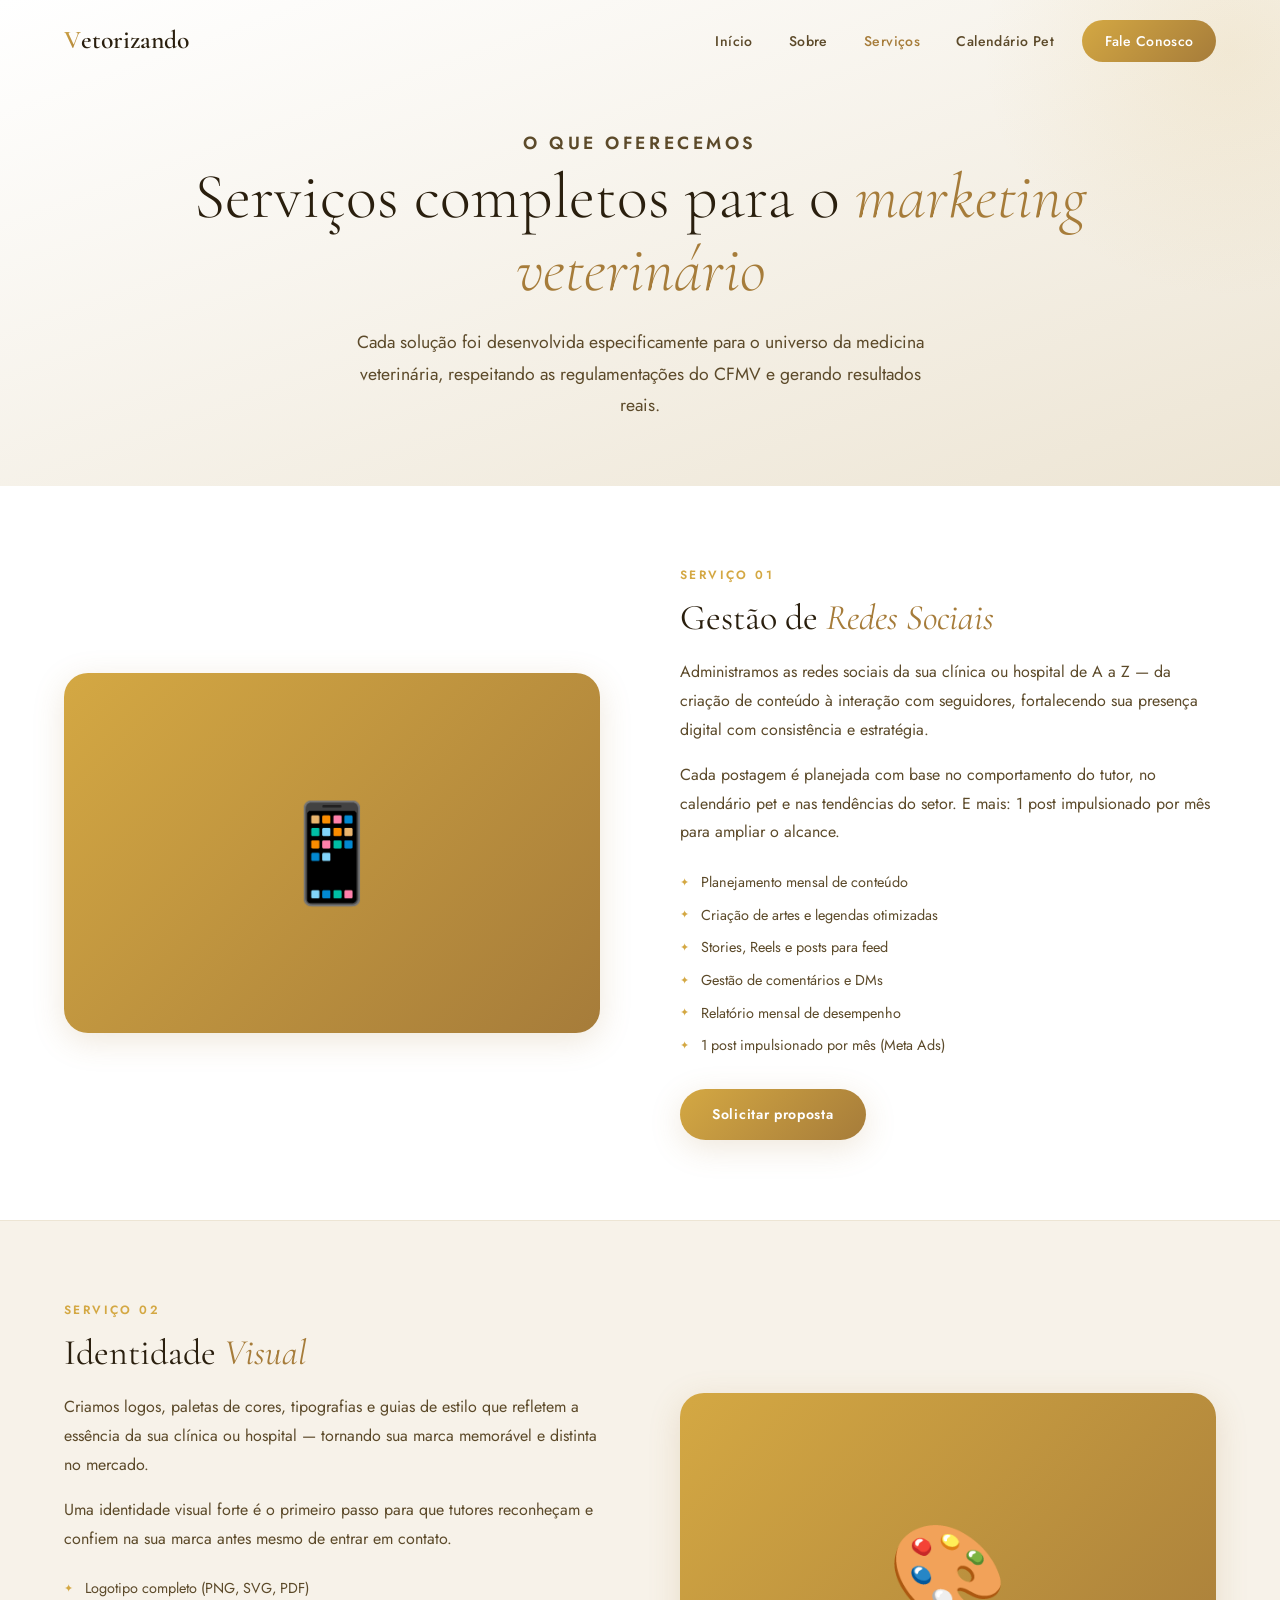
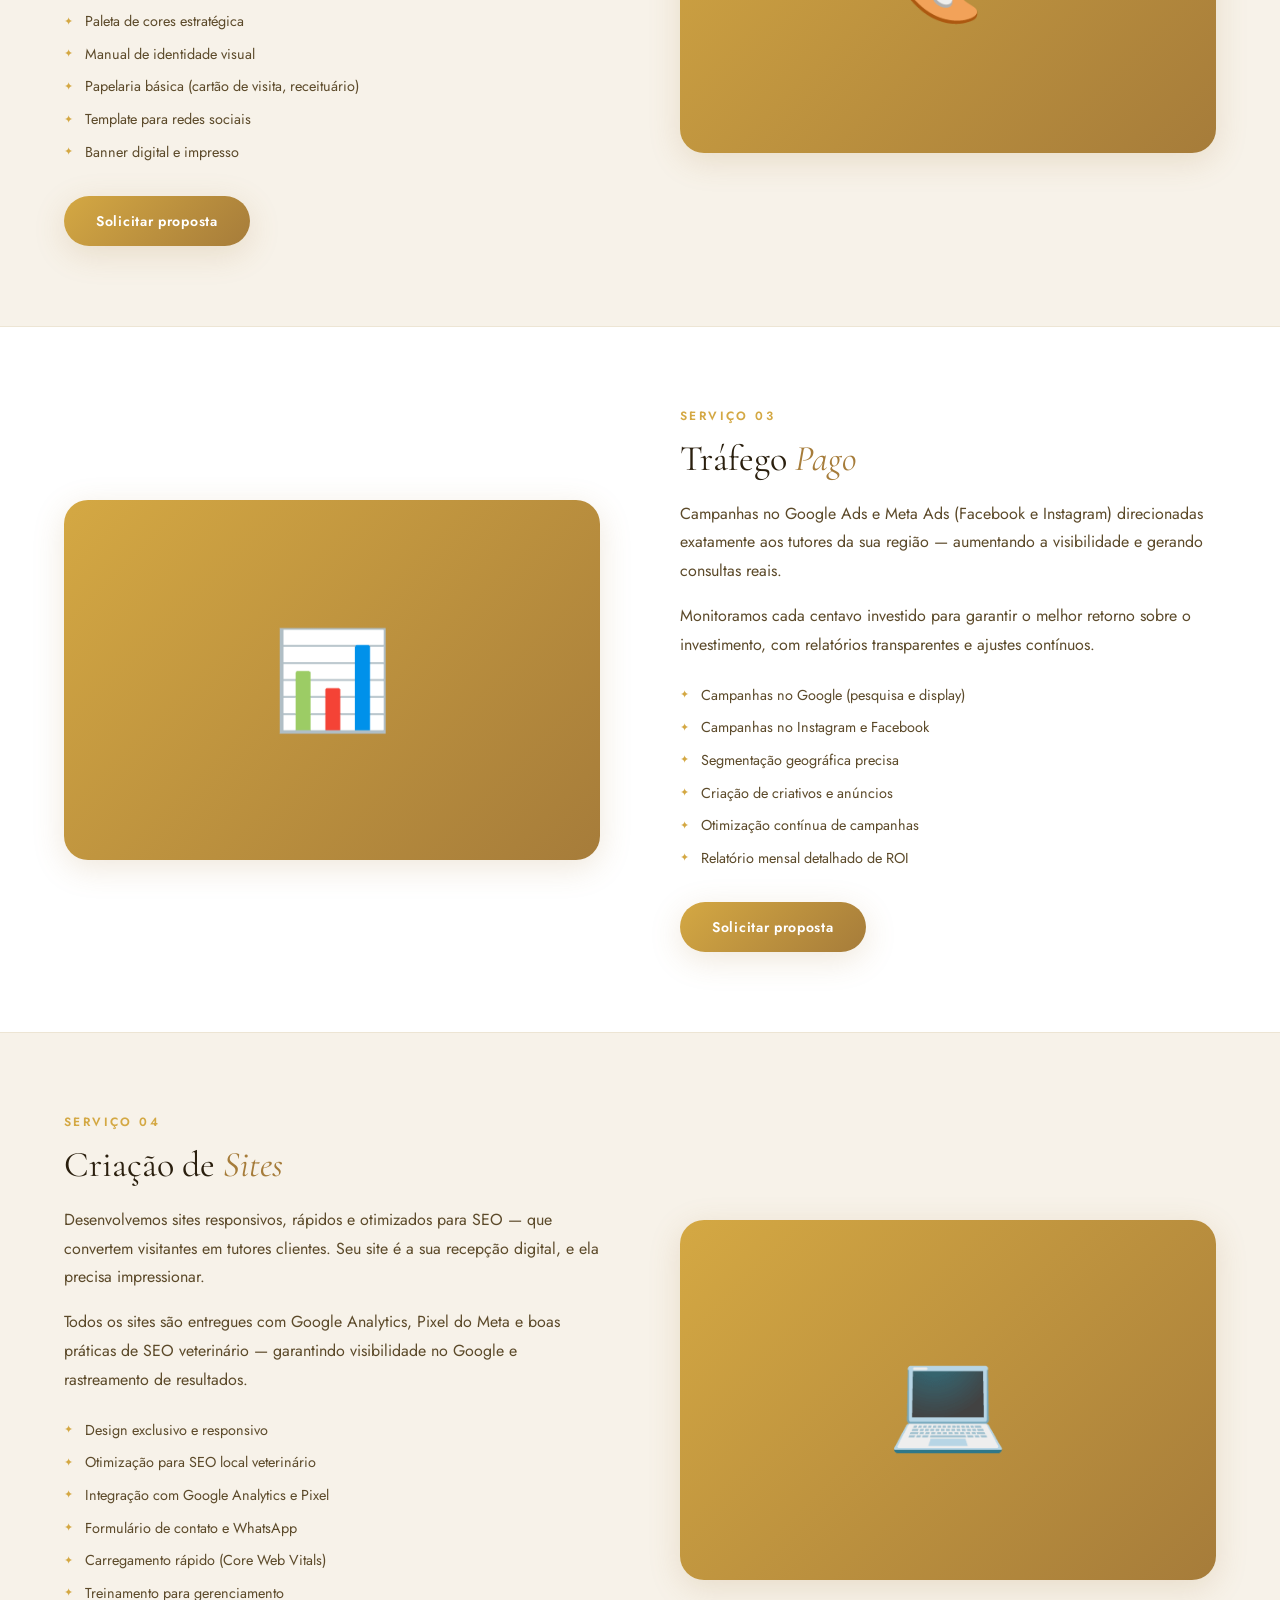
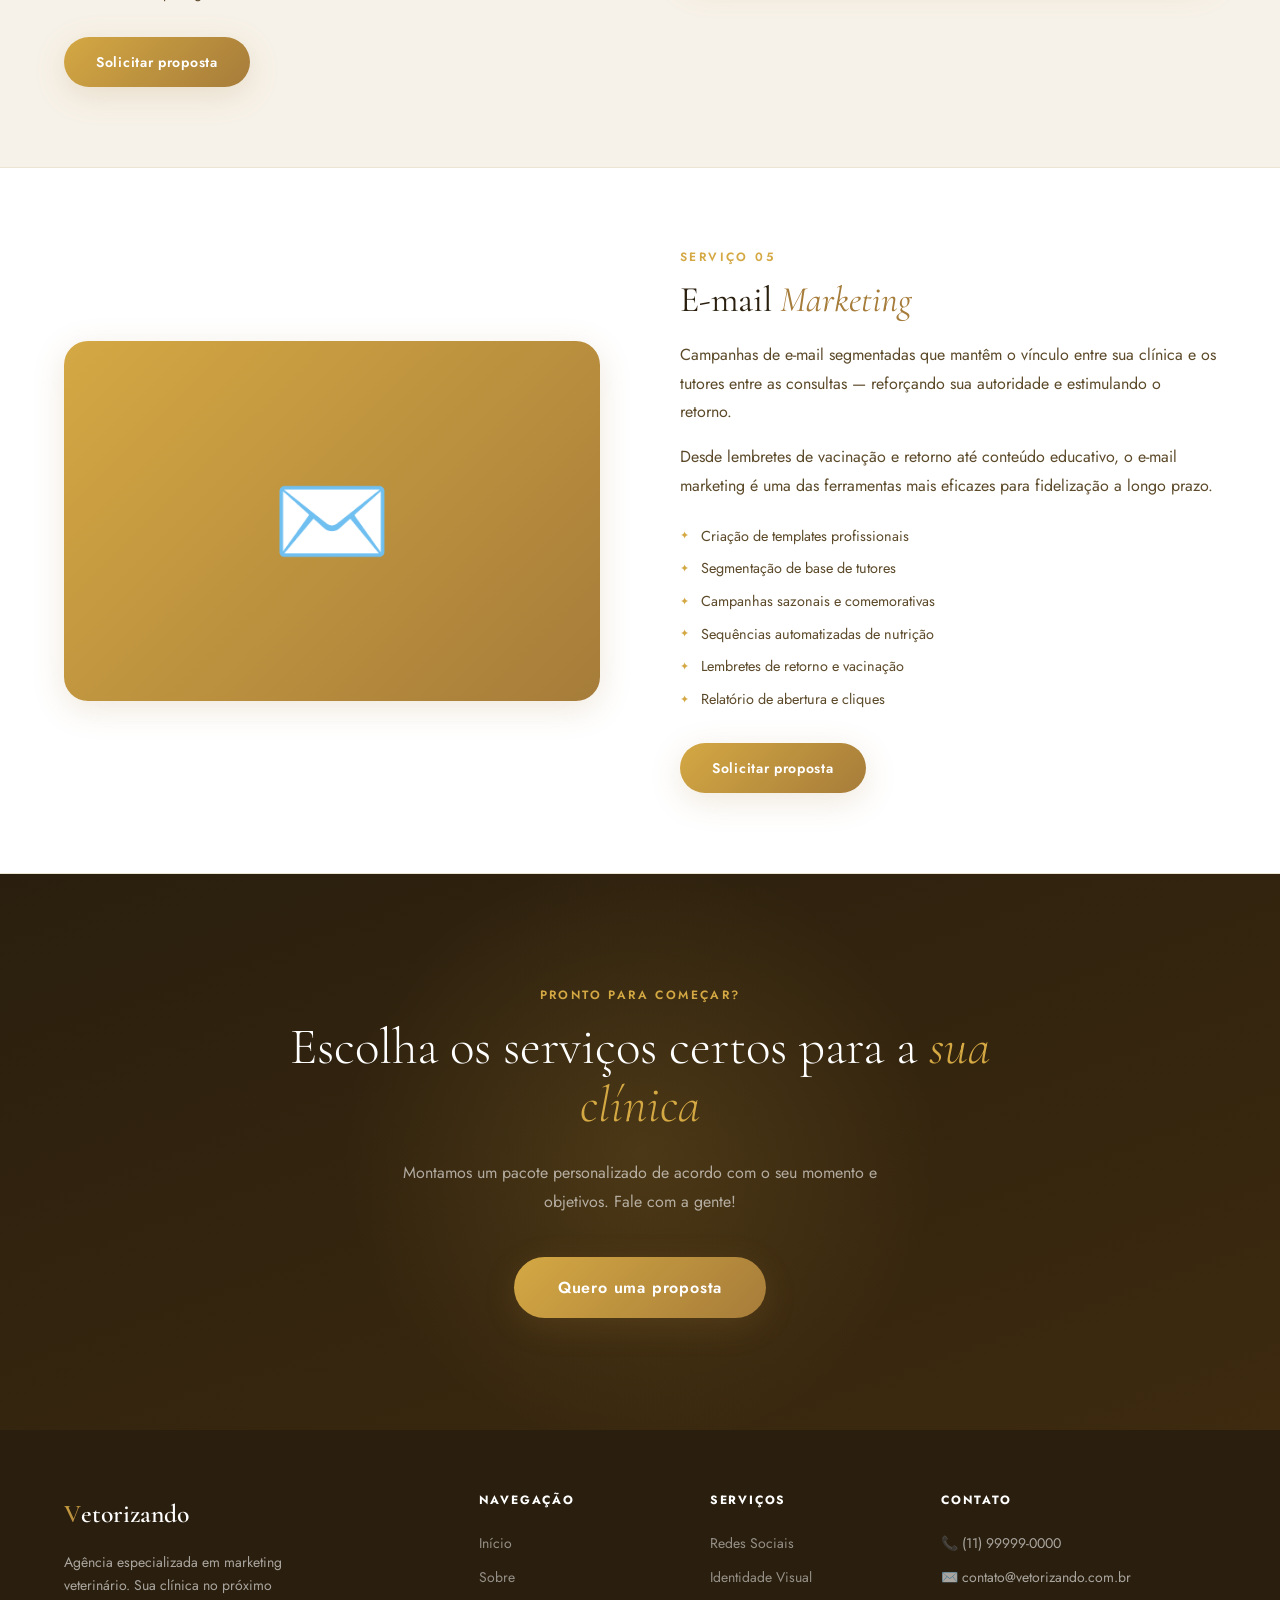
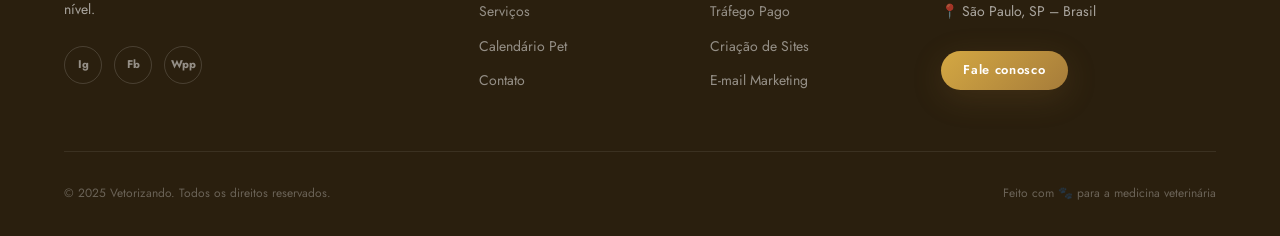
<file: claude/servicos.html>
<!DOCTYPE html>
<html lang="pt-BR">
<head>
    <meta charset="UTF-8">
    <meta name="viewport" content="width=device-width, initial-scale=1.0">
    <title>Serviços – Vetorizando</title>
    <link rel="preconnect" href="https://fonts.googleapis.com">
    <link href="https://fonts.googleapis.com/css2?family=Cormorant+Garamond:ital,wght@0,300;0,400;0,600;1,300;1,400&family=Jost:wght@300;400;500;600&display=swap" rel="stylesheet">
    <link rel="stylesheet" href="style.css">
</head>
<body>

<header class="header" id="header">
    <div class="header-inner">
        <a href="index.html" class="logo"><span class="logo-v">V</span>etorizando</a>
        <nav class="nav" id="nav">
            <a href="index.html" class="nav-link">Início</a>
            <a href="sobre.html" class="nav-link">Sobre</a>
            <a href="servicos.html" class="nav-link active">Serviços</a>
            <a href="calendario.html" class="nav-link">Calendário Pet</a>
            <a href="contato.html" class="nav-link nav-cta">Fale Conosco</a>
        </nav>
        <button class="hamburger" id="hamburger" aria-label="Menu"><span></span><span></span><span></span></button>
    </div>
</header>

<section class="page-hero">
    <div class="container">
        <p class="page-hero-eyebrow">O que oferecemos</p>
        <h1>Serviços completos para o <em>marketing veterinário</em></h1>
        <p>Cada solução foi desenvolvida especificamente para o universo da medicina veterinária, respeitando as regulamentações do CFMV e gerando resultados reais.</p>
    </div>
</section>

<!-- REDES SOCIAIS -->
<section class="service-full" id="redes" style="background: var(--white-pure);">
    <div class="container">
        <div class="service-full-grid">
            <div class="service-full-visual reveal">📱</div>
            <div class="service-full-text reveal reveal-delay-2">
                <p class="section-eyebrow">Serviço 01</p>
                <h2 class="section-title">Gestão de <em>Redes Sociais</em></h2>
                <p class="section-body">Administramos as redes sociais da sua clínica ou hospital de A a Z — da criação de conteúdo à interação com seguidores, fortalecendo sua presença digital com consistência e estratégia.</p>
                <p class="section-body">Cada postagem é planejada com base no comportamento do tutor, no calendário pet e nas tendências do setor. E mais: 1 post impulsionado por mês para ampliar o alcance.</p>
                <ul class="service-features">
                    <li>Planejamento mensal de conteúdo</li>
                    <li>Criação de artes e legendas otimizadas</li>
                    <li>Stories, Reels e posts para feed</li>
                    <li>Gestão de comentários e DMs</li>
                    <li>Relatório mensal de desempenho</li>
                    <li>1 post impulsionado por mês (Meta Ads)</li>
                </ul>
                <a href="contato.html" class="btn btn-gold">Solicitar proposta</a>
            </div>
        </div>
    </div>
</section>

<!-- IDENTIDADE VISUAL -->
<section class="service-full" id="identidade" style="background: var(--white-warm);">
    <div class="container">
        <div class="service-full-grid">
            <div class="service-full-visual reveal">🎨</div>
            <div class="service-full-text reveal reveal-delay-2">
                <p class="section-eyebrow">Serviço 02</p>
                <h2 class="section-title">Identidade <em>Visual</em></h2>
                <p class="section-body">Criamos logos, paletas de cores, tipografias e guias de estilo que refletem a essência da sua clínica ou hospital — tornando sua marca memorável e distinta no mercado.</p>
                <p class="section-body">Uma identidade visual forte é o primeiro passo para que tutores reconheçam e confiem na sua marca antes mesmo de entrar em contato.</p>
                <ul class="service-features">
                    <li>Logotipo completo (PNG, SVG, PDF)</li>
                    <li>Paleta de cores estratégica</li>
                    <li>Manual de identidade visual</li>
                    <li>Papelaria básica (cartão de visita, receituário)</li>
                    <li>Template para redes sociais</li>
                    <li>Banner digital e impresso</li>
                </ul>
                <a href="contato.html" class="btn btn-gold">Solicitar proposta</a>
            </div>
        </div>
    </div>
</section>

<!-- TRÁFEGO PAGO -->
<section class="service-full" id="trafego" style="background: var(--white-pure);">
    <div class="container">
        <div class="service-full-grid">
            <div class="service-full-visual reveal">📊</div>
            <div class="service-full-text reveal reveal-delay-2">
                <p class="section-eyebrow">Serviço 03</p>
                <h2 class="section-title">Tráfego <em>Pago</em></h2>
                <p class="section-body">Campanhas no Google Ads e Meta Ads (Facebook e Instagram) direcionadas exatamente aos tutores da sua região — aumentando a visibilidade e gerando consultas reais.</p>
                <p class="section-body">Monitoramos cada centavo investido para garantir o melhor retorno sobre o investimento, com relatórios transparentes e ajustes contínuos.</p>
                <ul class="service-features">
                    <li>Campanhas no Google (pesquisa e display)</li>
                    <li>Campanhas no Instagram e Facebook</li>
                    <li>Segmentação geográfica precisa</li>
                    <li>Criação de criativos e anúncios</li>
                    <li>Otimização contínua de campanhas</li>
                    <li>Relatório mensal detalhado de ROI</li>
                </ul>
                <a href="contato.html" class="btn btn-gold">Solicitar proposta</a>
            </div>
        </div>
    </div>
</section>

<!-- CRIAÇÃO DE SITES -->
<section class="service-full" id="sites" style="background: var(--white-warm);">
    <div class="container">
        <div class="service-full-grid">
            <div class="service-full-visual reveal">💻</div>
            <div class="service-full-text reveal reveal-delay-2">
                <p class="section-eyebrow">Serviço 04</p>
                <h2 class="section-title">Criação de <em>Sites</em></h2>
                <p class="section-body">Desenvolvemos sites responsivos, rápidos e otimizados para SEO — que convertem visitantes em tutores clientes. Seu site é a sua recepção digital, e ela precisa impressionar.</p>
                <p class="section-body">Todos os sites são entregues com Google Analytics, Pixel do Meta e boas práticas de SEO veterinário — garantindo visibilidade no Google e rastreamento de resultados.</p>
                <ul class="service-features">
                    <li>Design exclusivo e responsivo</li>
                    <li>Otimização para SEO local veterinário</li>
                    <li>Integração com Google Analytics e Pixel</li>
                    <li>Formulário de contato e WhatsApp</li>
                    <li>Carregamento rápido (Core Web Vitals)</li>
                    <li>Treinamento para gerenciamento</li>
                </ul>
                <a href="contato.html" class="btn btn-gold">Solicitar proposta</a>
            </div>
        </div>
    </div>
</section>

<!-- E-MAIL MARKETING -->
<section class="service-full" id="email" style="background: var(--white-pure);">
    <div class="container">
        <div class="service-full-grid">
            <div class="service-full-visual reveal">✉️</div>
            <div class="service-full-text reveal reveal-delay-2">
                <p class="section-eyebrow">Serviço 05</p>
                <h2 class="section-title">E-mail <em>Marketing</em></h2>
                <p class="section-body">Campanhas de e-mail segmentadas que mantêm o vínculo entre sua clínica e os tutores entre as consultas — reforçando sua autoridade e estimulando o retorno.</p>
                <p class="section-body">Desde lembretes de vacinação e retorno até conteúdo educativo, o e-mail marketing é uma das ferramentas mais eficazes para fidelização a longo prazo.</p>
                <ul class="service-features">
                    <li>Criação de templates profissionais</li>
                    <li>Segmentação de base de tutores</li>
                    <li>Campanhas sazonais e comemorativas</li>
                    <li>Sequências automatizadas de nutrição</li>
                    <li>Lembretes de retorno e vacinação</li>
                    <li>Relatório de abertura e cliques</li>
                </ul>
                <a href="contato.html" class="btn btn-gold">Solicitar proposta</a>
            </div>
        </div>
    </div>
</section>

<!-- CTA -->
<section class="cta-section">
    <div class="cta-bg"><div class="cta-orb"></div></div>
    <div class="container">
        <div class="cta-content reveal">
            <p class="section-eyebrow">Pronto para começar?</p>
            <h2 class="cta-title">Escolha os serviços certos para a <em>sua clínica</em></h2>
            <p class="cta-subtitle">Montamos um pacote personalizado de acordo com o seu momento e objetivos. Fale com a gente!</p>
            <a href="contato.html" class="btn btn-gold btn-large">Quero uma proposta</a>
        </div>
    </div>
</section>

<footer class="footer">
    <div class="container">
        <div class="footer-grid">
            <div class="footer-brand">
                <a href="index.html" class="logo logo-footer"><span class="logo-v">V</span>etorizando</a>
                <p>Agência especializada em marketing veterinário. Sua clínica no próximo nível.</p>
                <div class="social-links">
                    <a href="#" class="social-link">Ig</a>
                    <a href="#" class="social-link">Fb</a>
                    <a href="#" class="social-link">Wpp</a>
                </div>
            </div>
            <div class="footer-nav">
                <h4>Navegação</h4>
                <a href="index.html">Início</a>
                <a href="sobre.html">Sobre</a>
                <a href="servicos.html">Serviços</a>
                <a href="calendario.html">Calendário Pet</a>
                <a href="contato.html">Contato</a>
            </div>
            <div class="footer-nav">
                <h4>Serviços</h4>
                <a href="#redes">Redes Sociais</a>
                <a href="#identidade">Identidade Visual</a>
                <a href="#trafego">Tráfego Pago</a>
                <a href="#sites">Criação de Sites</a>
                <a href="#email">E-mail Marketing</a>
            </div>
            <div class="footer-contact">
                <h4>Contato</h4>
                <p>📞 (11) 99999-0000</p>
                <p>✉️ contato@vetorizando.com.br</p>
                <p>📍 São Paulo, SP – Brasil</p>
                <a href="contato.html" class="btn btn-gold btn-sm">Fale conosco</a>
            </div>
        </div>
        <div class="footer-bottom">
            <p>© 2025 Vetorizando. Todos os direitos reservados.</p>
            <p>Feito com 🐾 para a medicina veterinária</p>
        </div>
    </div>
</footer>

<script src="script.js"></script>
</body>
</html>
</file>
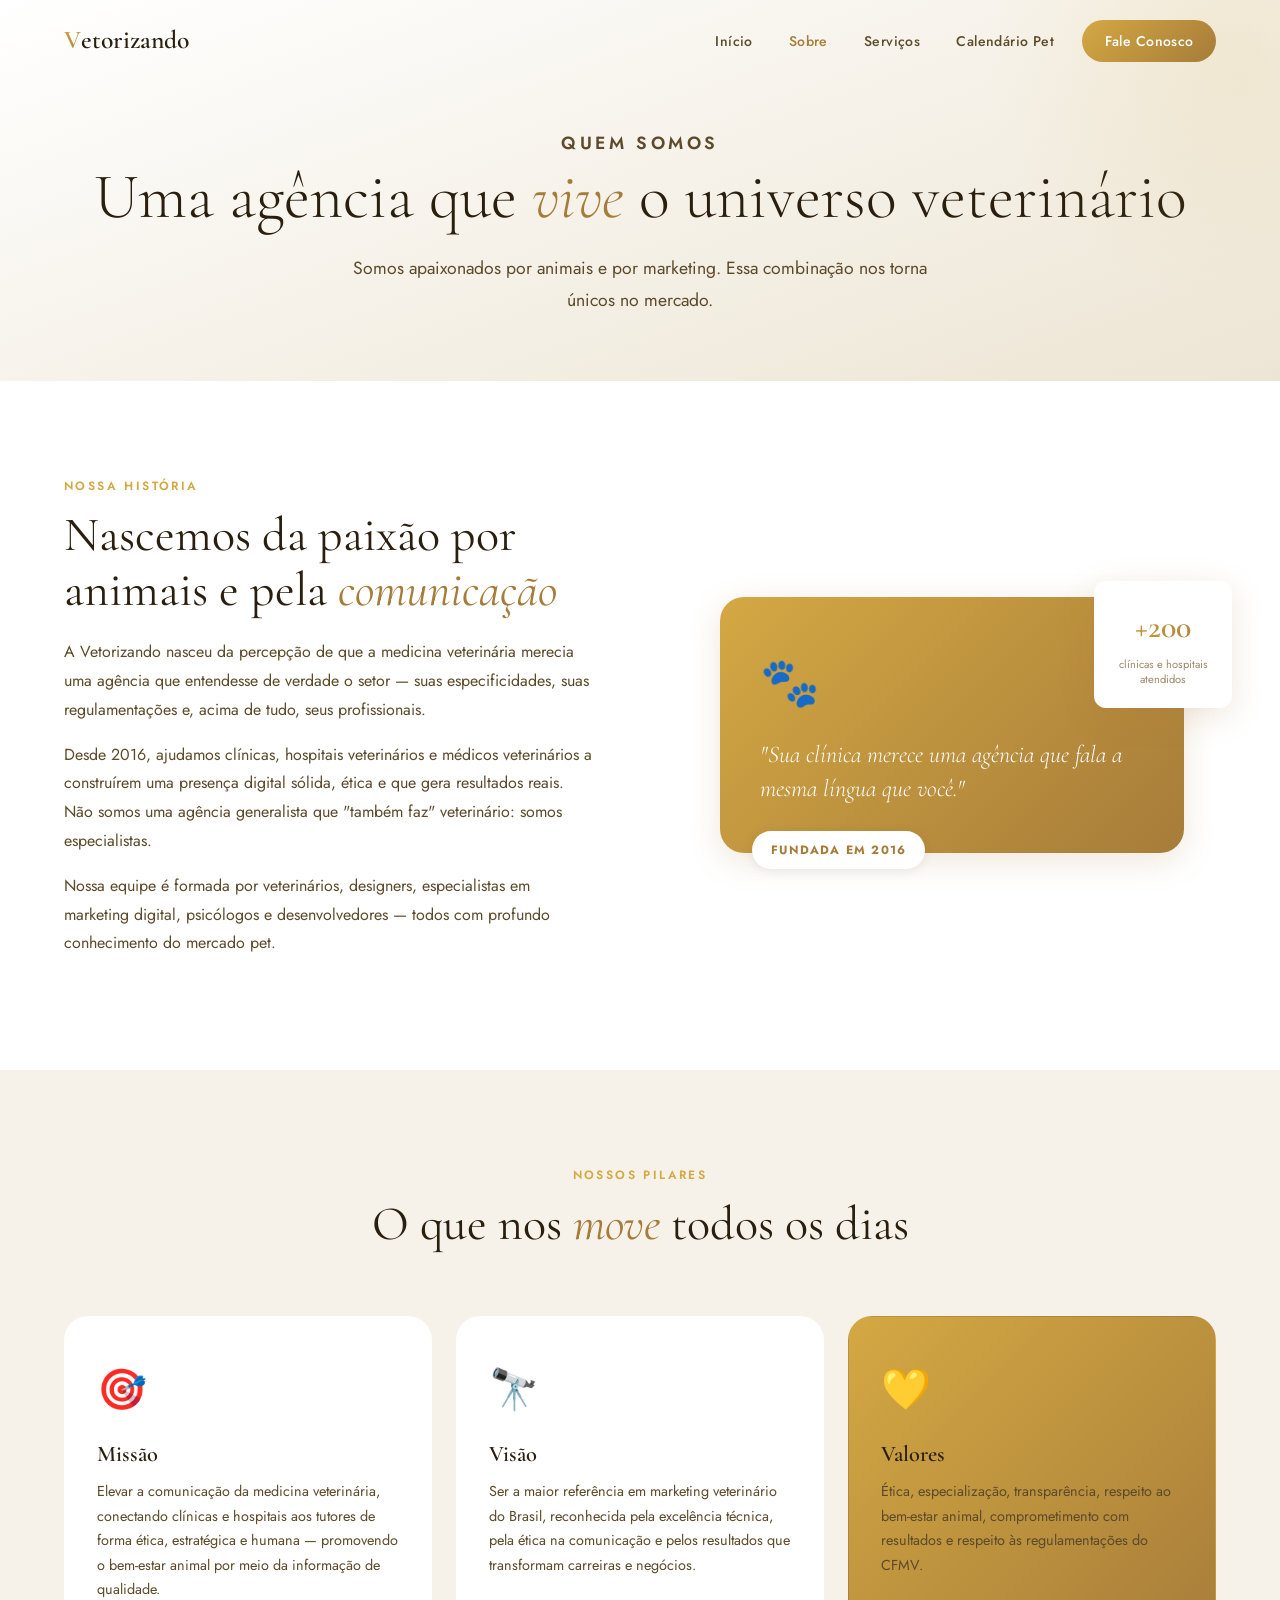
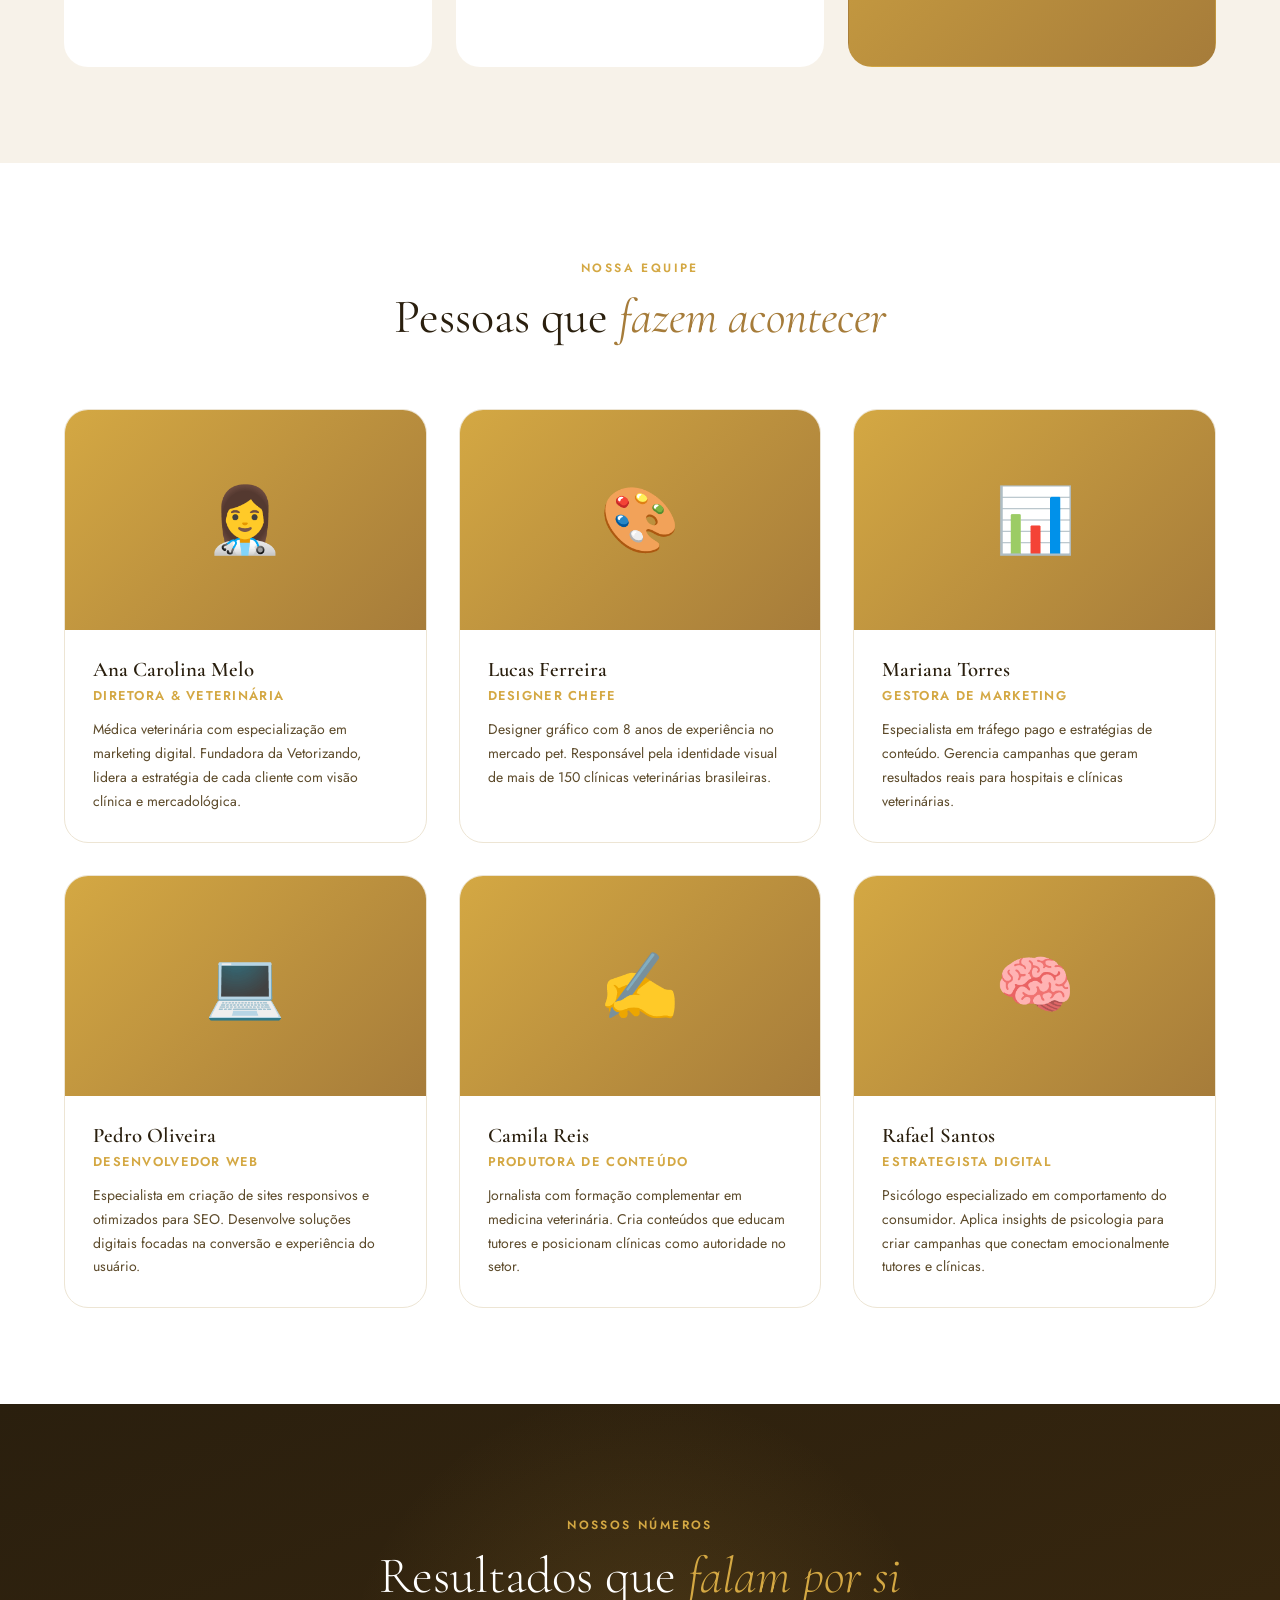
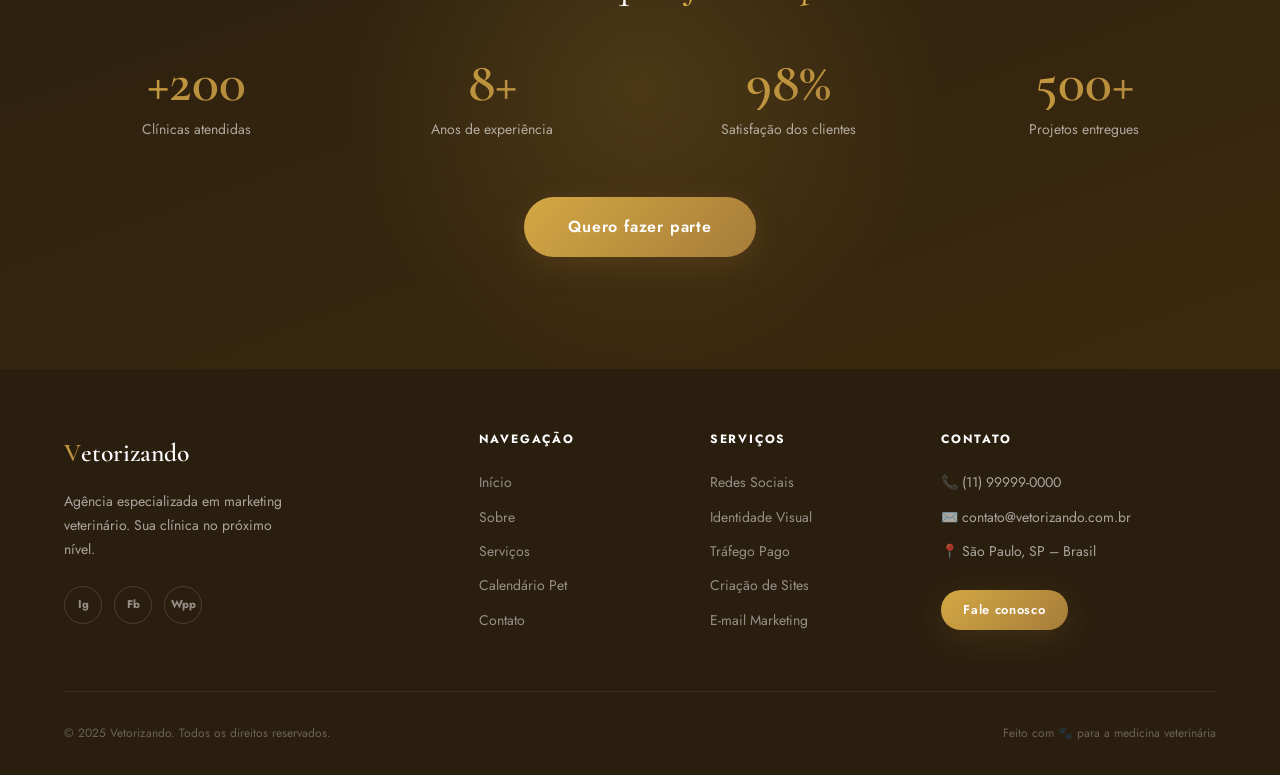
<file: claude/sobre.html>
<!DOCTYPE html>
<html lang="pt-BR">
<head>
    <meta charset="UTF-8">
    <meta name="viewport" content="width=device-width, initial-scale=1.0">
    <title>Sobre Nós – Vetorizando</title>
    <link rel="preconnect" href="https://fonts.googleapis.com">
    <link href="https://fonts.googleapis.com/css2?family=Cormorant+Garamond:ital,wght@0,300;0,400;0,600;1,300;1,400&family=Jost:wght@300;400;500;600&display=swap" rel="stylesheet">
    <link rel="stylesheet" href="style.css">
</head>
<body>

<header class="header" id="header">
    <div class="header-inner">
        <a href="index.html" class="logo"><span class="logo-v">V</span>etorizando</a>
        <nav class="nav" id="nav">
            <a href="index.html" class="nav-link">Início</a>
            <a href="sobre.html" class="nav-link active">Sobre</a>
            <a href="servicos.html" class="nav-link">Serviços</a>
            <a href="calendario.html" class="nav-link">Calendário Pet</a>
            <a href="contato.html" class="nav-link nav-cta">Fale Conosco</a>
        </nav>
        <button class="hamburger" id="hamburger" aria-label="Menu"><span></span><span></span><span></span></button>
    </div>
</header>

<section class="page-hero">
    <div class="container">
        <p class="page-hero-eyebrow">Quem somos</p>
        <h1>Uma agência que <em>vive</em> o universo veterinário</h1>
        <p>Somos apaixonados por animais e por marketing. Essa combinação nos torna únicos no mercado.</p>
    </div>
</section>

<!-- HISTÓRIA -->
<section class="section" style="background: var(--white-pure);">
    <div class="container">
        <div class="about-grid">
            <div class="about-text reveal">
                <p class="section-eyebrow">Nossa história</p>
                <h2 class="section-title">Nascemos da paixão por animais e pela <em>comunicação</em></h2>
                <p class="section-body">A Vetorizando nasceu da percepção de que a medicina veterinária merecia uma agência que entendesse de verdade o setor — suas especificidades, suas regulamentações e, acima de tudo, seus profissionais.</p>
                <p class="section-body">Desde 2016, ajudamos clínicas, hospitais veterinários e médicos veterinários a construírem uma presença digital sólida, ética e que gera resultados reais. Não somos uma agência generalista que "também faz" veterinário: somos especialistas.</p>
                <p class="section-body">Nossa equipe é formada por veterinários, designers, especialistas em marketing digital, psicólogos e desenvolvedores — todos com profundo conhecimento do mercado pet.</p>
            </div>
            <div class="about-visual reveal reveal-delay-2">
                <div class="about-card-main">
                    <div class="about-card-inner">
                        <div class="about-icon">🐾</div>
                        <p class="about-card-text">"Sua clínica merece uma agência que fala a mesma língua que você."</p>
                    </div>
                    <div class="about-badge">Fundada em 2016</div>
                </div>
                <div class="about-card-float">
                    <span class="float-num">+200</span>
                    <span class="float-text">clínicas e hospitais atendidos</span>
                </div>
            </div>
        </div>
    </div>
</section>

<!-- MISSÃO / VISÃO / VALORES -->
<section class="section" style="background: var(--white-warm);">
    <div class="container">
        <div class="section-header reveal">
            <p class="section-eyebrow">Nossos pilares</p>
            <h2 class="section-title">O que nos <em>move</em> todos os dias</h2>
        </div>
        <div class="services-grid">
            <div class="service-card reveal reveal-delay-1">
                <div class="service-icon">🎯</div>
                <h3>Missão</h3>
                <p>Elevar a comunicação da medicina veterinária, conectando clínicas e hospitais aos tutores de forma ética, estratégica e humana — promovendo o bem-estar animal por meio da informação de qualidade.</p>
            </div>
            <div class="service-card reveal reveal-delay-2">
                <div class="service-icon">🔭</div>
                <h3>Visão</h3>
                <p>Ser a maior referência em marketing veterinário do Brasil, reconhecida pela excelência técnica, pela ética na comunicação e pelos resultados que transformam carreiras e negócios.</p>
            </div>
            <div class="service-card service-card-highlight reveal reveal-delay-3">
                <div class="service-icon">💛</div>
                <h3>Valores</h3>
                <p>Ética, especialização, transparência, respeito ao bem-estar animal, comprometimento com resultados e respeito às regulamentações do CFMV.</p>
            </div>
        </div>
    </div>
</section>

<!-- EQUIPE -->
<section class="section" style="background: var(--white-pure);">
    <div class="container">
        <div class="section-header reveal">
            <p class="section-eyebrow">Nossa equipe</p>
            <h2 class="section-title">Pessoas que <em>fazem acontecer</em></h2>
        </div>
        <div class="team-grid">
            <div class="team-card reveal reveal-delay-1">
                <div class="team-avatar">👩‍⚕️</div>
                <div class="team-info">
                    <h3>Ana Carolina Melo</h3>
                    <span class="team-role">Diretora & Veterinária</span>
                    <p>Médica veterinária com especialização em marketing digital. Fundadora da Vetorizando, lidera a estratégia de cada cliente com visão clínica e mercadológica.</p>
                </div>
            </div>
            <div class="team-card reveal reveal-delay-2">
                <div class="team-avatar">🎨</div>
                <div class="team-info">
                    <h3>Lucas Ferreira</h3>
                    <span class="team-role">Designer Chefe</span>
                    <p>Designer gráfico com 8 anos de experiência no mercado pet. Responsável pela identidade visual de mais de 150 clínicas veterinárias brasileiras.</p>
                </div>
            </div>
            <div class="team-card reveal reveal-delay-3">
                <div class="team-avatar">📊</div>
                <div class="team-info">
                    <h3>Mariana Torres</h3>
                    <span class="team-role">Gestora de Marketing</span>
                    <p>Especialista em tráfego pago e estratégias de conteúdo. Gerencia campanhas que geram resultados reais para hospitais e clínicas veterinárias.</p>
                </div>
            </div>
            <div class="team-card reveal reveal-delay-1">
                <div class="team-avatar">💻</div>
                <div class="team-info">
                    <h3>Pedro Oliveira</h3>
                    <span class="team-role">Desenvolvedor Web</span>
                    <p>Especialista em criação de sites responsivos e otimizados para SEO. Desenvolve soluções digitais focadas na conversão e experiência do usuário.</p>
                </div>
            </div>
            <div class="team-card reveal reveal-delay-2">
                <div class="team-avatar">✍️</div>
                <div class="team-info">
                    <h3>Camila Reis</h3>
                    <span class="team-role">Produtora de Conteúdo</span>
                    <p>Jornalista com formação complementar em medicina veterinária. Cria conteúdos que educam tutores e posicionam clínicas como autoridade no setor.</p>
                </div>
            </div>
            <div class="team-card reveal reveal-delay-3">
                <div class="team-avatar">🧠</div>
                <div class="team-info">
                    <h3>Rafael Santos</h3>
                    <span class="team-role">Estrategista Digital</span>
                    <p>Psicólogo especializado em comportamento do consumidor. Aplica insights de psicologia para criar campanhas que conectam emocionalmente tutores e clínicas.</p>
                </div>
            </div>
        </div>
    </div>
</section>

<!-- NÚMEROS -->
<section class="cta-section">
    <div class="cta-bg"><div class="cta-orb"></div></div>
    <div class="container">
        <div class="cta-content reveal">
            <p class="section-eyebrow">Nossos números</p>
            <h2 class="cta-title">Resultados que <em>falam por si</em></h2>
        </div>
        <div style="display:grid; grid-template-columns: repeat(4,1fr); gap: 2rem; margin-top: 3rem; position:relative; z-index:2;">
            <div style="text-align:center;" class="reveal reveal-delay-1">
                <span style="font-family:'Cormorant Garamond',serif; font-size:3.5rem; font-weight:600; background:var(--gold-grad); -webkit-background-clip:text; -webkit-text-fill-color:transparent; background-clip:text; display:block; line-height:1;">+200</span>
                <span style="color:rgba(255,255,255,0.6); font-size:0.875rem; display:block; margin-top:0.5rem;">Clínicas atendidas</span>
            </div>
            <div style="text-align:center;" class="reveal reveal-delay-2">
                <span style="font-family:'Cormorant Garamond',serif; font-size:3.5rem; font-weight:600; background:var(--gold-grad); -webkit-background-clip:text; -webkit-text-fill-color:transparent; background-clip:text; display:block; line-height:1;">8+</span>
                <span style="color:rgba(255,255,255,0.6); font-size:0.875rem; display:block; margin-top:0.5rem;">Anos de experiência</span>
            </div>
            <div style="text-align:center;" class="reveal reveal-delay-3">
                <span style="font-family:'Cormorant Garamond',serif; font-size:3.5rem; font-weight:600; background:var(--gold-grad); -webkit-background-clip:text; -webkit-text-fill-color:transparent; background-clip:text; display:block; line-height:1;">98%</span>
                <span style="color:rgba(255,255,255,0.6); font-size:0.875rem; display:block; margin-top:0.5rem;">Satisfação dos clientes</span>
            </div>
            <div style="text-align:center;" class="reveal reveal-delay-1">
                <span style="font-family:'Cormorant Garamond',serif; font-size:3.5rem; font-weight:600; background:var(--gold-grad); -webkit-background-clip:text; -webkit-text-fill-color:transparent; background-clip:text; display:block; line-height:1;">500+</span>
                <span style="color:rgba(255,255,255,0.6); font-size:0.875rem; display:block; margin-top:0.5rem;">Projetos entregues</span>
            </div>
        </div>
        <div style="text-align:center; margin-top:3.5rem; position:relative; z-index:2;" class="reveal">
            <a href="contato.html" class="btn btn-gold btn-large">Quero fazer parte</a>
        </div>
    </div>
</section>

<footer class="footer">
    <div class="container">
        <div class="footer-grid">
            <div class="footer-brand">
                <a href="index.html" class="logo logo-footer"><span class="logo-v">V</span>etorizando</a>
                <p>Agência especializada em marketing veterinário. Sua clínica no próximo nível.</p>
                <div class="social-links">
                    <a href="#" class="social-link">Ig</a>
                    <a href="#" class="social-link">Fb</a>
                    <a href="#" class="social-link">Wpp</a>
                </div>
            </div>
            <div class="footer-nav">
                <h4>Navegação</h4>
                <a href="index.html">Início</a>
                <a href="sobre.html">Sobre</a>
                <a href="servicos.html">Serviços</a>
                <a href="calendario.html">Calendário Pet</a>
                <a href="contato.html">Contato</a>
            </div>
            <div class="footer-nav">
                <h4>Serviços</h4>
                <a href="servicos.html#redes">Redes Sociais</a>
                <a href="servicos.html#identidade">Identidade Visual</a>
                <a href="servicos.html#trafego">Tráfego Pago</a>
                <a href="servicos.html#sites">Criação de Sites</a>
                <a href="servicos.html#email">E-mail Marketing</a>
            </div>
            <div class="footer-contact">
                <h4>Contato</h4>
                <p>📞 (11) 99999-0000</p>
                <p>✉️ contato@vetorizando.com.br</p>
                <p>📍 São Paulo, SP – Brasil</p>
                <a href="contato.html" class="btn btn-gold btn-sm">Fale conosco</a>
            </div>
        </div>
        <div class="footer-bottom">
            <p>© 2025 Vetorizando. Todos os direitos reservados.</p>
            <p>Feito com 🐾 para a medicina veterinária</p>
        </div>
    </div>
</footer>

<script src="script.js"></script>
</body>
</html>
</file>
<file: claude/style.css>
/* ============================================================
   VETORIZANDO — Style System
   Paleta: Branco (#FFFFFF, #F5F0E8) + Dourado (#C9A84C, #A67C3A)
   ============================================================ */

:root {
    --gold-light: #D4A843;
    --gold-dark:  #A67C3A;
    --gold-grad:  linear-gradient(135deg, #D4A843 0%, #A67C3A 100%);
    --gold-grad-h: linear-gradient(135deg, #E2B85A 0%, #C9943E 100%);
    --white-pure: #FFFFFF;
    --white-warm: #F7F2E9;
    --white-deep: #EDE5D4;
    --text-dark:  #2A1F0E;
    --text-mid:   #5C4A2A;
    --text-light: #9E8A6A;
    --shadow-gold: 0 8px 32px rgba(166, 124, 58, 0.18);
    --shadow-sm:   0 2px 12px rgba(0,0,0,0.08);
    --radius:      12px;
    --radius-lg:   24px;
    --transition:  0.3s cubic-bezier(0.4,0,0.2,1);
}

/* ---- RESET BASE ---- */
*, *::before, *::after { box-sizing: border-box; margin: 0; padding: 0; }
html { scroll-behavior: smooth; }
body {
    font-family: 'Jost', sans-serif;
    font-size: 16px;
    line-height: 1.6;
    color: var(--text-dark);
    background: var(--white-warm);
    overflow-x: hidden;
}
img { display: block; max-width: 100%; }
a { text-decoration: none; color: inherit; }
ul, ol { list-style: none; }

/* ---- TYPOGRAPHY ---- */
h1, h2, h3, h4 {
    font-family: 'Cormorant Garamond', serif;
    line-height: 1.15;
    color: var(--text-dark);
}
em { font-style: italic; color: var(--gold-dark); }

.section-eyebrow {
    font-family: 'Jost', sans-serif;
    font-size: 0.75rem;
    font-weight: 600;
    letter-spacing: 0.2em;
    text-transform: uppercase;
    color: var(--gold-light);
    margin-bottom: 0.75rem;
}
.section-title {
    font-size: clamp(2rem, 4vw, 3rem);
    font-weight: 400;
    margin-bottom: 1.25rem;
}
.section-body {
    font-size: 1rem;
    color: var(--text-mid);
    line-height: 1.8;
    margin-bottom: 1rem;
}
.section-header {
    text-align: center;
    max-width: 620px;
    margin: 0 auto 4rem;
}

/* ---- CONTAINER ---- */
.container {
    width: 90%;
    max-width: 1200px;
    margin: 0 auto;
}
.section { padding: 6rem 0; }

/* ---- BUTTONS ---- */
.btn {
    display: inline-flex;
    align-items: center;
    gap: 0.5rem;
    padding: 0.875rem 2rem;
    font-family: 'Jost', sans-serif;
    font-size: 0.875rem;
    font-weight: 600;
    letter-spacing: 0.05em;
    border-radius: 50px;
    transition: var(--transition);
    cursor: pointer;
    border: none;
}
.btn-gold {
    background: var(--gold-grad);
    color: var(--white-pure);
    box-shadow: var(--shadow-gold);
}
.btn-gold:hover { background: var(--gold-grad-h); transform: translateY(-2px); box-shadow: 0 12px 36px rgba(166,124,58,0.28); }
.btn-outline {
    background: transparent;
    color: var(--text-dark);
    border: 1.5px solid var(--gold-dark);
}
.btn-outline:hover { background: var(--white-deep); transform: translateY(-2px); }
.btn-gold-outline {
    background: transparent;
    color: var(--gold-dark);
    border: 1.5px solid var(--gold-dark);
}
.btn-gold-outline:hover { background: var(--gold-dark); color: white; transform: translateY(-2px); }
.btn-large { padding: 1.1rem 2.75rem; font-size: 1rem; }
.btn-sm { padding: 0.6rem 1.4rem; font-size: 0.8rem; }

/* ---- HEADER ---- */
.header {
    position: fixed;
    top: 0; left: 0; right: 0;
    z-index: 1000;
    padding: 1.25rem 0;
    transition: background 0.4s, box-shadow 0.4s, padding 0.4s;
}
.header.scrolled {
    background: rgba(255,255,255,0.97);
    backdrop-filter: blur(12px);
    box-shadow: 0 2px 24px rgba(166,124,58,0.1);
    padding: 0.75rem 0;
}
.header-inner {
    display: flex;
    align-items: center;
    justify-content: space-between;
    width: 90%;
    max-width: 1200px;
    margin: 0 auto;
}
.logo {
    font-family: 'Cormorant Garamond', serif;
    font-size: 1.6rem;
    font-weight: 600;
    color: var(--text-dark);
    transition: opacity 0.3s;
}
.logo:hover { opacity: 0.8; }
.logo-v {
    display: inline-block;
    background: var(--gold-grad);
    -webkit-background-clip: text;
    -webkit-text-fill-color: transparent;
    background-clip: text;
}
.nav { display: flex; align-items: center; gap: 0.25rem; }
.nav-link {
    font-size: 0.875rem;
    font-weight: 500;
    letter-spacing: 0.03em;
    color: var(--text-mid);
    padding: 0.5rem 1rem;
    border-radius: 50px;
    transition: color 0.25s, background 0.25s;
}
.nav-link:hover, .nav-link.active { color: var(--gold-dark); }
.nav-cta {
    background: var(--gold-grad);
    color: white !important;
    padding: 0.6rem 1.4rem;
    margin-left: 0.5rem;
}
.nav-cta:hover { opacity: 0.9; transform: translateY(-1px); }
.hamburger {
    display: none;
    flex-direction: column;
    gap: 5px;
    cursor: pointer;
    background: none;
    border: none;
    padding: 4px;
}
.hamburger span {
    display: block;
    width: 24px;
    height: 2px;
    background: var(--text-dark);
    transition: var(--transition);
    border-radius: 2px;
}

/* ---- HERO ---- */
.hero {
    min-height: 100vh;
    display: flex;
    align-items: center;
    position: relative;
    overflow: hidden;
    background: linear-gradient(160deg, var(--white-pure) 0%, var(--white-warm) 50%, var(--white-deep) 100%);
    padding-top: 5rem;
}
.hero-bg { position: absolute; inset: 0; pointer-events: none; }
.hero-orb {
    position: absolute;
    border-radius: 50%;
    filter: blur(80px);
    opacity: 0.35;
}
.hero-orb-1 {
    width: 600px; height: 600px;
    top: -200px; right: -100px;
    background: radial-gradient(circle, #D4A84355 0%, transparent 70%);
    animation: float 8s ease-in-out infinite;
}
.hero-orb-2 {
    width: 400px; height: 400px;
    bottom: 0; left: -100px;
    background: radial-gradient(circle, #A67C3A33 0%, transparent 70%);
    animation: float 10s ease-in-out infinite reverse;
}
.hero-line {
    position: absolute;
    border-radius: 50%;
    border: 1px solid rgba(212,168,67,0.15);
}
.hero-line-1 { width: 700px; height: 700px; top: -200px; right: -200px; }
.hero-line-2 { width: 500px; height: 500px; top: -100px; right: -100px; }
@keyframes float {
    0%, 100% { transform: translateY(0); }
    50% { transform: translateY(-30px); }
}
.hero-content {
    position: relative;
    z-index: 2;
    width: 90%;
    max-width: 1200px;
    margin: 0 auto;
    padding: 3rem 0;
}
.hero-eyebrow {
    font-size: 0.8rem;
    font-weight: 600;
    letter-spacing: 0.25em;
    text-transform: uppercase;
    color: var(--gold-light);
    margin-bottom: 1rem;
    opacity: 0;
    animation: fadeUp 0.8s 0.2s forwards;
}
.hero-title {
    font-size: clamp(3.5rem, 8vw, 6.5rem);
    font-weight: 300;
    line-height: 1.05;
    color: var(--text-dark);
    margin-bottom: 1.5rem;
    opacity: 0;
    animation: fadeUp 0.8s 0.4s forwards;
}
.hero-title em { font-style: italic; }
.hero-subtitle {
    font-size: 1.125rem;
    color: var(--text-mid);
    max-width: 520px;
    line-height: 1.8;
    margin-bottom: 2.5rem;
    opacity: 0;
    animation: fadeUp 0.8s 0.6s forwards;
}
.hero-actions {
    display: flex;
    gap: 1rem;
    flex-wrap: wrap;
    margin-bottom: 4rem;
    opacity: 0;
    animation: fadeUp 0.8s 0.8s forwards;
}
.hero-stats {
    display: flex;
    align-items: center;
    gap: 2rem;
    opacity: 0;
    animation: fadeUp 0.8s 1s forwards;
}
.stat-num {
    display: block;
    font-family: 'Cormorant Garamond', serif;
    font-size: 2.25rem;
    font-weight: 600;
    background: var(--gold-grad);
    -webkit-background-clip: text;
    -webkit-text-fill-color: transparent;
    background-clip: text;
    line-height: 1;
}
.stat-label {
    display: block;
    font-size: 0.75rem;
    color: var(--text-light);
    letter-spacing: 0.05em;
    margin-top: 0.25rem;
}
.stat-divider {
    width: 1px;
    height: 40px;
    background: linear-gradient(to bottom, transparent, var(--gold-light), transparent);
}
.hero-scroll {
    position: absolute;
    bottom: 2rem;
    left: 50%;
    transform: translateX(-50%);
    display: flex;
    flex-direction: column;
    align-items: center;
    gap: 0.5rem;
    opacity: 0;
    animation: fadeIn 1s 1.5s forwards;
}
.hero-scroll span {
    font-size: 0.65rem;
    letter-spacing: 0.15em;
    text-transform: uppercase;
    color: var(--text-light);
}
.scroll-line {
    width: 1px;
    height: 50px;
    background: linear-gradient(to bottom, var(--gold-light), transparent);
    animation: scrollPulse 2s ease-in-out infinite;
}
@keyframes scrollPulse {
    0%, 100% { opacity: 0.4; transform: scaleY(1); }
    50% { opacity: 1; transform: scaleY(1.2); }
}
@keyframes fadeUp {
    from { opacity: 0; transform: translateY(28px); }
    to   { opacity: 1; transform: translateY(0); }
}
@keyframes fadeIn {
    from { opacity: 0; }
    to   { opacity: 1; }
}

/* ---- INTRO STRIP ---- */
.intro-strip {
    background: var(--gold-grad);
    padding: 1rem 0;
    overflow: hidden;
}
.strip-inner {
    display: flex;
    align-items: center;
    gap: 2rem;
    animation: marquee 20s linear infinite;
    white-space: nowrap;
    width: max-content;
}
.strip-inner span {
    font-size: 0.8rem;
    font-weight: 500;
    letter-spacing: 0.1em;
    text-transform: uppercase;
    color: white;
}
.strip-inner .dot { color: rgba(255,255,255,0.6); }
@keyframes marquee {
    from { transform: translateX(0); }
    to   { transform: translateX(-50%); }
}

/* ---- ABOUT PREVIEW ---- */
.about-preview { background: var(--white-pure); }
.about-grid {
    display: grid;
    grid-template-columns: 1fr 1fr;
    gap: 6rem;
    align-items: center;
}
.about-visual { position: relative; padding: 2rem; }
.about-card-main {
    background: var(--gold-grad);
    border-radius: var(--radius-lg);
    padding: 3rem 2.5rem;
    position: relative;
    box-shadow: var(--shadow-gold);
}
.about-card-inner { position: relative; z-index: 2; }
.about-icon { font-size: 3rem; margin-bottom: 1rem; }
.about-card-text {
    font-family: 'Cormorant Garamond', serif;
    font-size: 1.5rem;
    font-weight: 300;
    line-height: 1.4;
    color: white;
    font-style: italic;
}
.about-badge {
    position: absolute;
    bottom: -1rem;
    left: 2rem;
    background: var(--white-pure);
    color: var(--gold-dark);
    font-size: 0.75rem;
    font-weight: 700;
    letter-spacing: 0.1em;
    text-transform: uppercase;
    padding: 0.6rem 1.2rem;
    border-radius: 50px;
    box-shadow: var(--shadow-sm);
}
.about-card-float {
    position: absolute;
    top: 1rem;
    right: -1rem;
    background: var(--white-pure);
    border-radius: var(--radius);
    padding: 1.25rem 1.5rem;
    box-shadow: var(--shadow-gold);
    text-align: center;
}
.float-num {
    display: block;
    font-family: 'Cormorant Garamond', serif;
    font-size: 2rem;
    font-weight: 600;
    background: var(--gold-grad);
    -webkit-background-clip: text;
    -webkit-text-fill-color: transparent;
    background-clip: text;
}
.float-text {
    display: block;
    font-size: 0.7rem;
    color: var(--text-light);
    max-width: 90px;
    line-height: 1.4;
    margin-top: 0.25rem;
}

/* ---- SERVICES ---- */
.services { background: var(--white-warm); }
.services-grid {
    display: grid;
    grid-template-columns: repeat(3, 1fr);
    gap: 1.5rem;
}
.service-card {
    background: var(--white-pure);
    border-radius: var(--radius-lg);
    padding: 2.5rem 2rem;
    transition: var(--transition);
    border: 1px solid transparent;
    cursor: pointer;
    display: block;
    color: inherit;
}
.service-card:hover {
    border-color: var(--gold-light);
    transform: translateY(-6px);
    box-shadow: var(--shadow-gold);
}
.service-card-highlight {
    background: var(--gold-grad);
    color: white;
}
.service-card-highlight h3, .service-card-highlight p { color: white; }
.service-card-highlight .service-link { color: rgba(255,255,255,0.8); }
.service-icon { font-size: 2.5rem; margin-bottom: 1.25rem; }
.service-card h3 {
    font-family: 'Cormorant Garamond', serif;
    font-size: 1.4rem;
    font-weight: 600;
    margin-bottom: 0.75rem;
    color: var(--text-dark);
}
.service-card p {
    font-size: 0.9rem;
    color: var(--text-mid);
    line-height: 1.7;
    margin-bottom: 1.5rem;
}
.service-link {
    font-size: 0.8rem;
    font-weight: 600;
    letter-spacing: 0.05em;
    color: var(--gold-dark);
}

/* ---- DIFFERENTIALS ---- */
.differentials { background: var(--white-deep); }
.diff-grid {
    display: grid;
    grid-template-columns: 1fr 1fr;
    gap: 6rem;
    align-items: center;
}
.diff-list {
    margin: 1.5rem 0 2rem;
    display: flex;
    flex-direction: column;
    gap: 0.75rem;
}
.diff-list li {
    display: flex;
    align-items: center;
    gap: 0.75rem;
    font-size: 0.95rem;
    color: var(--text-mid);
    margin: 0;
}
.diff-check { color: var(--gold-light); font-size: 0.8rem; }
.diff-visual {
    position: relative;
    height: 400px;
}
.diff-orb {
    position: absolute;
    top: 50%; left: 50%;
    transform: translate(-50%, -50%);
    width: 280px; height: 280px;
    border-radius: 50%;
    background: radial-gradient(circle, rgba(212,168,67,0.15) 0%, transparent 70%);
    border: 1px solid rgba(212,168,67,0.2);
}
.diff-card {
    position: absolute;
    background: var(--white-pure);
    border-radius: var(--radius);
    padding: 1rem 1.5rem;
    display: flex;
    align-items: center;
    gap: 0.75rem;
    font-size: 0.875rem;
    font-weight: 500;
    color: var(--text-dark);
    box-shadow: var(--shadow-sm);
    border: 1px solid rgba(212,168,67,0.2);
    animation: float 6s ease-in-out infinite;
}
.diff-card-icon { font-size: 1.25rem; }
.diff-card-1 { top: 10%; left: 5%; animation-delay: 0s; }
.diff-card-2 { top: 10%; right: 5%; animation-delay: 1.5s; }
.diff-card-3 { bottom: 15%; left: 5%; animation-delay: 3s; }
.diff-card-4 { bottom: 15%; right: 5%; animation-delay: 4.5s; }

/* ---- TESTIMONIALS ---- */
.testimonials { background: var(--white-pure); }
.testimonials-grid {
    display: grid;
    grid-template-columns: repeat(3, 1fr);
    gap: 1.5rem;
}
.testimonial-card {
    background: var(--white-warm);
    border-radius: var(--radius-lg);
    padding: 2.5rem 2rem;
    border: 1px solid var(--white-deep);
    transition: var(--transition);
}
.testimonial-card:hover { transform: translateY(-4px); box-shadow: var(--shadow-sm); }
.testimonial-card-featured {
    background: var(--gold-grad);
    border-color: transparent;
    box-shadow: var(--shadow-gold);
}
.testimonial-card-featured p, .testimonial-card-featured .testimonial-stars { color: white; }
.testimonial-card-featured strong { color: white; }
.testimonial-card-featured span { color: rgba(255,255,255,0.7) !important; }
.testimonial-stars { color: var(--gold-light); font-size: 0.9rem; margin-bottom: 1.25rem; }
.testimonial-card p {
    font-family: 'Cormorant Garamond', serif;
    font-size: 1.15rem;
    font-style: italic;
    line-height: 1.7;
    color: var(--text-mid);
    margin-bottom: 2rem;
}
.testimonial-author {
    display: flex;
    align-items: center;
    gap: 1rem;
}
.testimonial-avatar {
    width: 44px; height: 44px;
    border-radius: 50%;
    background: var(--gold-grad);
    display: flex;
    align-items: center;
    justify-content: center;
    font-size: 0.75rem;
    font-weight: 700;
    color: white;
    flex-shrink: 0;
}
.testimonial-author strong {
    display: block;
    font-size: 0.875rem;
    color: var(--text-dark);
}
.testimonial-author span {
    display: block;
    font-size: 0.75rem;
    color: var(--text-light);
    margin-top: 0.2rem;
}

/* ---- CTA SECTION ---- */
.cta-section {
    background: linear-gradient(160deg, var(--text-dark) 0%, #3D2A0F 100%);
    padding: 7rem 0;
    position: relative;
    overflow: hidden;
    text-align: center;
}
.cta-bg { position: absolute; inset: 0; pointer-events: none; }
.cta-orb {
    position: absolute;
    top: 50%; left: 50%;
    transform: translate(-50%, -50%);
    width: 600px; height: 600px;
    border-radius: 50%;
    background: radial-gradient(circle, rgba(212,168,67,0.15) 0%, transparent 70%);
}
.cta-content { position: relative; z-index: 2; }
.cta-section .section-eyebrow { color: var(--gold-light); }
.cta-title {
    font-size: clamp(2rem, 4vw, 3.25rem);
    font-weight: 300;
    color: white;
    max-width: 700px;
    margin: 0 auto 1.5rem;
}
.cta-title em { color: var(--gold-light); }
.cta-subtitle {
    color: rgba(255,255,255,0.6);
    font-size: 1rem;
    max-width: 500px;
    margin: 0 auto 2.5rem;
    line-height: 1.8;
}

/* ---- FOOTER ---- */
.footer {
    background: var(--text-dark);
    color: rgba(255,255,255,0.6);
    padding: 4rem 0 2rem;
}
.footer-grid {
    display: grid;
    grid-template-columns: 2fr 1fr 1fr 1.5fr;
    gap: 3rem;
    padding-bottom: 3rem;
    border-bottom: 1px solid rgba(255,255,255,0.08);
    margin-bottom: 2rem;
}
.logo-footer { color: white; }
.logo-footer .logo-v { background: var(--gold-grad); -webkit-background-clip: text; -webkit-text-fill-color: transparent; background-clip: text; }
.footer-brand p { font-size: 0.875rem; line-height: 1.7; margin-top: 1rem; max-width: 240px; }
.social-links { display: flex; gap: 0.75rem; margin-top: 1.5rem; }
.social-link {
    width: 38px; height: 38px;
    border-radius: 50%;
    border: 1px solid rgba(255,255,255,0.15);
    display: flex;
    align-items: center;
    justify-content: center;
    font-size: 0.7rem;
    font-weight: 700;
    color: rgba(255,255,255,0.5);
    transition: var(--transition);
}
.social-link:hover { border-color: var(--gold-light); color: var(--gold-light); }
.footer-nav h4, .footer-contact h4 {
    font-family: 'Jost', sans-serif;
    font-size: 0.75rem;
    font-weight: 700;
    letter-spacing: 0.15em;
    text-transform: uppercase;
    color: white;
    margin-bottom: 1.5rem;
}
.footer-nav a {
    display: block;
    font-size: 0.875rem;
    color: rgba(255,255,255,0.5);
    margin-bottom: 0.75rem;
    transition: color 0.25s;
}
.footer-nav a:hover { color: var(--gold-light); }
.footer-contact p { font-size: 0.875rem; margin-bottom: 0.75rem; }
.footer-contact .btn-gold { margin-top: 1rem; }
.footer-bottom {
    display: flex;
    justify-content: space-between;
    align-items: center;
    font-size: 0.75rem;
    color: rgba(255,255,255,0.3);
}

/* ============================================================
   PÁGINAS INTERNAS — SHARED STYLES
   ============================================================ */

/* ---- PAGE HERO ---- */
.page-hero {
    background: linear-gradient(160deg, var(--white-pure) 0%, var(--white-deep) 100%);
    padding: 8rem 0 4rem;
    text-align: center;
    position: relative;
    overflow: hidden;
}
.page-hero::before {
    content: '';
    position: absolute;
    top: -200px; right: -200px;
    width: 500px; height: 500px;
    border-radius: 50%;
    background: radial-gradient(circle, rgba(212,168,67,0.12) 0%, transparent 70%);
}
.page-hero-eyebrow {
    font-size: 0.75rem;
    font-weight: 600;
    letter-spacing: 0.2em;
    text-transform: uppercase;
    color: var(--gold-light);
    margin-bottom: 1rem;
}
.page-hero h1 {
    font-size: clamp(2.5rem, 5vw, 4rem);
    font-weight: 300;
    margin-bottom: 1.25rem;
}
.page-hero p {
    font-size: 1.1rem;
    color: var(--text-mid);
    max-width: 580px;
    margin: 0 auto;
    line-height: 1.8;
}

/* ---- SOBRE PAGE ---- */
.team-grid {
    display: grid;
    grid-template-columns: repeat(3, 1fr);
    gap: 2rem;
    margin-top: 3rem;
}
.team-card {
    background: var(--white-pure);
    border-radius: var(--radius-lg);
    overflow: hidden;
    transition: var(--transition);
    border: 1px solid var(--white-deep);
}
.team-card:hover { transform: translateY(-6px); box-shadow: var(--shadow-gold); }
.team-avatar {
    height: 220px;
    background: var(--gold-grad);
    display: flex;
    align-items: center;
    justify-content: center;
    font-size: 4rem;
}
.team-info { padding: 1.75rem; }
.team-info h3 {
    font-family: 'Cormorant Garamond', serif;
    font-size: 1.3rem;
    font-weight: 600;
    margin-bottom: 0.25rem;
}
.team-info .team-role {
    font-size: 0.8rem;
    font-weight: 600;
    letter-spacing: 0.1em;
    text-transform: uppercase;
    color: var(--gold-light);
    display: block;
    margin-bottom: 0.75rem;
}
.team-info p { font-size: 0.875rem; color: var(--text-mid); line-height: 1.7; }

/* ---- SERVIÇOS PAGE ---- */
.service-full {
    padding: 5rem 0;
    border-bottom: 1px solid var(--white-deep);
}
.service-full:nth-child(even) .service-full-grid { direction: rtl; }
.service-full:nth-child(even) .service-full-grid > * { direction: ltr; }
.service-full-grid {
    display: grid;
    grid-template-columns: 1fr 1fr;
    gap: 5rem;
    align-items: center;
}
.service-full-visual {
    background: var(--gold-grad);
    border-radius: var(--radius-lg);
    height: 360px;
    display: flex;
    align-items: center;
    justify-content: center;
    font-size: 6rem;
    box-shadow: var(--shadow-gold);
}
.service-full-text .section-title { font-size: 2.25rem; }
.service-features {
    margin: 1.5rem 0 2rem;
    display: flex;
    flex-direction: column;
    gap: 0.6rem;
}
.service-features li {
    display: flex;
    align-items: center;
    gap: 0.75rem;
    font-size: 0.9rem;
    color: var(--text-mid);
    margin: 0;
}
.service-features li::before {
    content: '✦';
    color: var(--gold-light);
    font-size: 0.7rem;
    flex-shrink: 0;
}

/* ---- CALENDÁRIO ---- */
.calendar-section { background: var(--white-warm); }
.months-grid {
    display: grid;
    grid-template-columns: repeat(4, 1fr);
    gap: 1.25rem;
    margin-top: 3rem;
}
.month-btn {
    background: var(--white-pure);
    border: 2px solid transparent;
    border-radius: var(--radius);
    padding: 1.5rem 1rem;
    cursor: pointer;
    transition: var(--transition);
    text-align: center;
    font-family: 'Jost', sans-serif;
}
.month-btn:hover { border-color: var(--gold-light); transform: translateY(-3px); box-shadow: var(--shadow-gold); }
.month-btn.active { background: var(--gold-grad); border-color: transparent; }
.month-btn.active .month-name, .month-btn.active .month-count { color: white; }
.month-num {
    display: block;
    font-family: 'Cormorant Garamond', serif;
    font-size: 2.5rem;
    font-weight: 300;
    background: var(--gold-grad);
    -webkit-background-clip: text;
    -webkit-text-fill-color: transparent;
    background-clip: text;
    line-height: 1;
    margin-bottom: 0.25rem;
}
.month-btn.active .month-num { background: none; -webkit-text-fill-color: rgba(255,255,255,0.7); }
.month-name {
    display: block;
    font-size: 0.95rem;
    font-weight: 600;
    color: var(--text-dark);
    letter-spacing: 0.05em;
}
.month-count {
    display: block;
    font-size: 0.7rem;
    color: var(--text-light);
    margin-top: 0.25rem;
}
.month-dates-panel {
    background: var(--white-pure);
    border-radius: var(--radius-lg);
    padding: 3rem;
    margin-top: 2.5rem;
    box-shadow: var(--shadow-sm);
    border: 1px solid var(--white-deep);
    display: none;
}
.month-dates-panel.visible { display: block; animation: fadeUp 0.4s ease; }
.month-dates-panel h3 {
    font-family: 'Cormorant Garamond', serif;
    font-size: 2rem;
    font-weight: 400;
    margin-bottom: 2rem;
    padding-bottom: 1rem;
    border-bottom: 1px solid var(--white-deep);
}
.dates-list {
    display: flex;
    flex-direction: column;
    gap: 1rem;
}
.date-item {
    display: flex;
    align-items: flex-start;
    gap: 1.5rem;
    padding: 1.25rem;
    background: var(--white-warm);
    border-radius: var(--radius);
    border-left: 3px solid var(--gold-light);
    transition: var(--transition);
}
.date-item:hover { background: var(--white-deep); transform: translateX(4px); }
.date-tag {
    min-width: 60px;
    font-family: 'Cormorant Garamond', serif;
    font-size: 1.5rem;
    font-weight: 600;
    background: var(--gold-grad);
    -webkit-background-clip: text;
    -webkit-text-fill-color: transparent;
    background-clip: text;
    line-height: 1.1;
}
.date-info strong {
    display: block;
    font-size: 0.95rem;
    font-weight: 600;
    color: var(--text-dark);
    margin-bottom: 0.25rem;
}
.date-info span {
    font-size: 0.8rem;
    color: var(--text-light);
}

/* ---- CONTATO PAGE ---- */
.contact-grid {
    display: grid;
    grid-template-columns: 1fr 1.5fr;
    gap: 5rem;
    align-items: start;
}
.contact-info { padding-top: 1rem; }
.contact-item {
    display: flex;
    align-items: flex-start;
    gap: 1rem;
    margin-bottom: 2rem;
}
.contact-icon {
    width: 48px; height: 48px;
    border-radius: var(--radius);
    background: var(--gold-grad);
    display: flex;
    align-items: center;
    justify-content: center;
    font-size: 1.25rem;
    flex-shrink: 0;
    box-shadow: var(--shadow-gold);
}
.contact-item h4 {
    font-family: 'Jost', sans-serif;
    font-size: 0.75rem;
    font-weight: 700;
    letter-spacing: 0.1em;
    text-transform: uppercase;
    color: var(--gold-dark);
    margin-bottom: 0.25rem;
}
.contact-item p { font-size: 0.95rem; color: var(--text-mid); }
.contact-form {
    background: var(--white-pure);
    border-radius: var(--radius-lg);
    padding: 3rem;
    box-shadow: var(--shadow-sm);
    border: 1px solid var(--white-deep);
}
.contact-form h3 {
    font-size: 1.75rem;
    margin-bottom: 2rem;
}
.form-group { margin-bottom: 1.5rem; }
.form-group label {
    display: block;
    font-size: 0.8rem;
    font-weight: 600;
    letter-spacing: 0.08em;
    text-transform: uppercase;
    color: var(--text-mid);
    margin-bottom: 0.6rem;
}
.form-group input,
.form-group select,
.form-group textarea {
    width: 100%;
    padding: 0.875rem 1.25rem;
    border: 1.5px solid var(--white-deep);
    border-radius: var(--radius);
    font-family: 'Jost', sans-serif;
    font-size: 0.95rem;
    color: var(--text-dark);
    background: var(--white-warm);
    transition: border-color 0.25s, box-shadow 0.25s;
    display: block;
    outline: none;
    -webkit-appearance: none;
}
.form-group input:focus,
.form-group select:focus,
.form-group textarea:focus {
    border-color: var(--gold-light);
    box-shadow: 0 0 0 3px rgba(212,168,67,0.12);
    background: var(--white-pure);
}
.form-group textarea { min-height: 140px; resize: vertical; }
.form-row { display: grid; grid-template-columns: 1fr 1fr; gap: 1rem; }

/* ---- SCROLL ANIMATIONS ---- */
.reveal {
    opacity: 0;
    transform: translateY(32px);
    transition: opacity 0.7s ease, transform 0.7s ease;
}
.reveal.revealed {
    opacity: 1;
    transform: none;
}
.reveal-delay-1 { transition-delay: 0.1s; }
.reveal-delay-2 { transition-delay: 0.2s; }
.reveal-delay-3 { transition-delay: 0.3s; }

/* ---- RESPONSIVE ---- */
@media (max-width: 1024px) {
    .services-grid, .testimonials-grid { grid-template-columns: repeat(2, 1fr); }
    .about-grid, .diff-grid, .service-full-grid, .contact-grid { grid-template-columns: 1fr; gap: 3rem; }
    .footer-grid { grid-template-columns: 1fr 1fr; }
    .team-grid { grid-template-columns: repeat(2, 1fr); }
    .months-grid { grid-template-columns: repeat(3, 1fr); }
    .diff-visual { height: 280px; }
}
@media (max-width: 768px) {
    .hamburger { display: flex; }
    .nav {
        position: fixed;
        top: 0; right: -100%;
        width: 280px; height: 100vh;
        background: var(--white-pure);
        flex-direction: column;
        align-items: flex-start;
        padding: 5rem 2rem 2rem;
        gap: 0.25rem;
        box-shadow: -8px 0 32px rgba(0,0,0,0.1);
        transition: right 0.4s cubic-bezier(0.4,0,0.2,1);
    }
    .nav.open { right: 0; }
    .nav-cta { margin-left: 0; margin-top: 1rem; }
    .services-grid, .testimonials-grid { grid-template-columns: 1fr; }
    .footer-grid { grid-template-columns: 1fr; gap: 2rem; }
    .team-grid { grid-template-columns: 1fr; }
    .months-grid { grid-template-columns: repeat(2, 1fr); }
    .hero-stats { flex-wrap: wrap; gap: 1.5rem; }
    .footer-bottom { flex-direction: column; gap: 0.5rem; text-align: center; }
    .form-row { grid-template-columns: 1fr; }
    .service-full:nth-child(even) .service-full-grid { direction: ltr; }
    .diff-visual { display: none; }
    .about-card-float { position: static; margin-top: 2rem; text-align: left; display: flex; align-items: center; gap: 1rem; }
}
@media (max-width: 480px) {
    .months-grid { grid-template-columns: repeat(2, 1fr); }
    .hero-actions { flex-direction: column; align-items: flex-start; }
}
</file>
